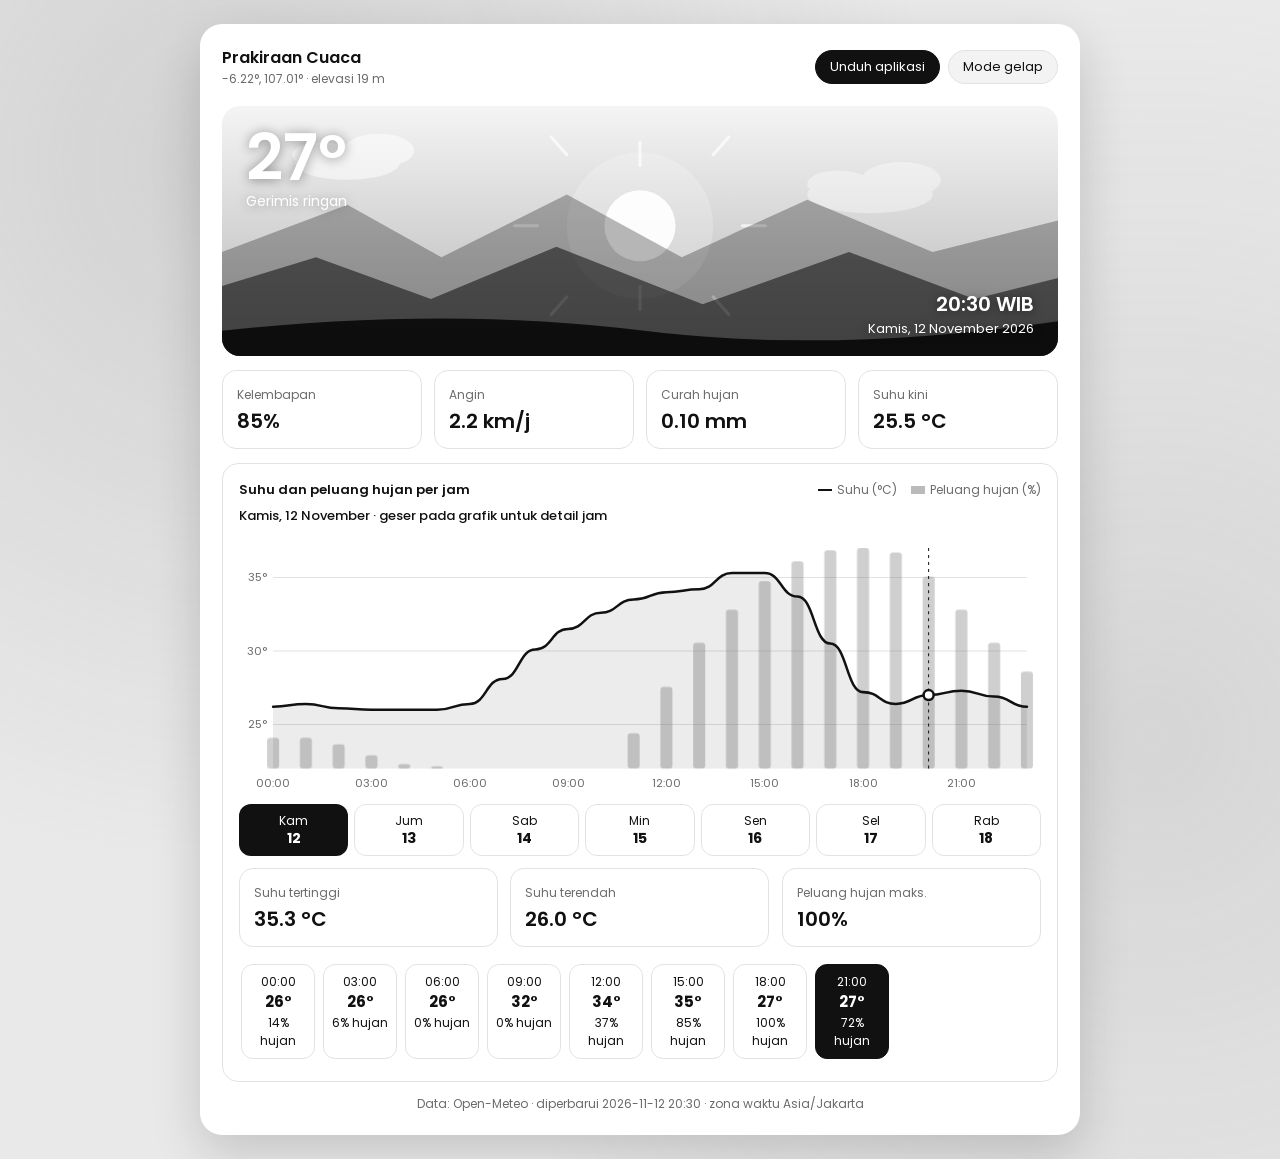
<file: index.html>
<!DOCTYPE html>
<html lang="id">
<head>
<meta charset="utf-8">
<meta name="viewport" content="width=device-width, initial-scale=1, viewport-fit=cover">
<title>Cuaca · Open-Meteo</title>
<link rel="preconnect" href="https://fonts.googleapis.com">
<link rel="preconnect" href="https://fonts.gstatic.com" crossorigin>
<link href="https://fonts.googleapis.com/css2?family=Poppins:wght@400;500;600&display=swap" rel="stylesheet">
<meta name="theme-color" content="#ffffff" media="(prefers-color-scheme: light)">
<meta name="theme-color" content="#050505" media="(prefers-color-scheme: dark)">
<meta name="description" content="Prakiraan cuaca per jam dari Open-Meteo">
<link rel="manifest" href="manifest.json">
<link rel="icon" type="image/png" sizes="32x32" href="icons/favicon-32.png">
<link rel="apple-touch-icon" href="icons/apple-touch-icon.png">
<meta name="mobile-web-app-capable" content="yes">
<meta name="apple-mobile-web-app-capable" content="yes">
<meta name="apple-mobile-web-app-title" content="Cuaca">
<meta name="apple-mobile-web-app-status-bar-style" content="black-translucent">
<link rel="stylesheet" href="style.css">
</head>
<body>
<main class="app">
  <header class="reveal" style="--d:0s">
    <h1>Prakiraan Cuaca<small id="loc"></small></h1>
    <div class="acts"><button id="install" hidden>Unduh aplikasi</button><button id="theme" aria-label="Ganti tema">Mode gelap</button></div>
  </header>

  <section class="hero reveal" style="--d:.1s" id="hero" aria-label="Cuaca saat ini">
    <svg class="sky" viewBox="0 0 800 250" preserveAspectRatio="xMidYMid slice" aria-hidden="true">
      <g class="sun"><g class="rays">
        <line x1="400" y1="40" x2="400" y2="62"/><line x1="400" y1="178" x2="400" y2="200"/>
        <line x1="280" y1="120" x2="302" y2="120"/><line x1="498" y1="120" x2="520" y2="120"/>
        <line x1="315" y1="35" x2="330" y2="52"/><line x1="485" y1="35" x2="470" y2="52"/>
        <line x1="315" y1="205" x2="330" y2="188"/><line x1="485" y1="205" x2="470" y2="188"/>
      </g><circle class="halo" cx="400" cy="120" r="70"/><circle cx="400" cy="120" r="34" fill="#fff" opacity=".92"/></g>
      <g class="cloud c1"><ellipse cx="120" cy="60" rx="50" ry="16"/><ellipse cx="150" cy="48" rx="34" ry="16"/><ellipse cx="95" cy="52" rx="28" ry="12"/></g>
      <g class="cloud c2"><ellipse cx="620" cy="90" rx="60" ry="18"/><ellipse cx="650" cy="76" rx="38" ry="17"/><ellipse cx="590" cy="80" rx="30" ry="13"/></g>
      <path class="m m1" d="M-40 160 L120 100 L210 150 L330 90 L440 150 L560 95 L680 145 L840 105 V250 H-40Z"/>
      <path class="m m2" d="M-40 190 L90 150 L200 190 L320 140 L460 195 L600 145 L720 190 L840 160 V250 H-40Z"/>
      <path class="m m3" d="M-40 225 Q200 195 400 220 T840 205 V250 H-40Z"/>
    </svg>
    <div class="rain" id="rain" aria-hidden="true"></div>
    <div class="t"><b id="temp">0°</b><span id="cond"></span></div>
    <div class="r"><b id="clock"></b><span id="dateTxt"></span></div>
  </section>

  <section class="stats" id="stats"></section>

  <section class="chartbox reveal" style="--d:.5s">
    <div class="ch-h"><h2>Suhu dan peluang hujan per jam</h2>
      <div class="leg"><span><i></i>Suhu (°C)</span><span><i class="bar"></i>Peluang hujan (%)</span></div></div>
    <div class="tip" id="tip"></div>
    <svg id="chart" viewBox="0 0 800 260" role="img" aria-label="Grafik suhu dan peluang hujan"></svg>
    <div class="days" id="days"></div>
    <div class="sum" id="sum"></div>
    <div class="hrs" id="hrs"></div>
  </section>
  <footer class="reveal" style="--d:.7s">Data: Open-Meteo · diperbarui <span id="upd"></span> · zona waktu Asia/Jakarta</footer>
</main>
<div class="toast" id="toast" role="status"></div>
<dialog id="guide" aria-labelledby="gt">
  <h2 id="gt"></h2>
  <ol id="gs"></ol>
  <button id="gx" type="button">Mengerti</button>
</dialog>
<script src="script.js"></script>
</body>
</html>
</file>
<file: style.css>
:root{--bg:#e9e9e9;--card:#fff;--ink:#111;--mute:#6b6b6b;--line:#e2e2e2;--soft:#f3f3f3;--acc:#111;--onacc:#fff;--hero1:#f4f4f4;--hero2:#b5b5b5;--hero3:#777;color-scheme:light}
@media (prefers-color-scheme:dark){:root:not([data-theme="light"]){--bg:#050505;--card:#141414;--ink:#f2f2f2;--mute:#9a9a9a;--line:#2a2a2a;--soft:#1e1e1e;--acc:#f2f2f2;--onacc:#111;--hero1:#2a2a2a;--hero2:#454545;--hero3:#888;color-scheme:dark}}
:root[data-theme="dark"]{--bg:#050505;--card:#141414;--ink:#f2f2f2;--mute:#9a9a9a;--line:#2a2a2a;--soft:#1e1e1e;--acc:#f2f2f2;--onacc:#111;--hero1:#2a2a2a;--hero2:#454545;--hero3:#888;color-scheme:dark}
*{box-sizing:border-box}
body{margin:0;background:var(--bg);color:var(--ink);font:15px/1.5 "Poppins","Segoe UI",system-ui,sans-serif;min-height:100vh;display:grid;place-items:center;padding:24px 14px;transition:background .5s,color .5s;overflow-x:hidden}
body::before{content:"";position:fixed;inset:-30%;background:radial-gradient(circle at 30% 30%,rgba(128,128,128,.22),transparent 40%),radial-gradient(circle at 75% 70%,rgba(128,128,128,.18),transparent 40%);animation:drift 18s ease-in-out infinite alternate;pointer-events:none}
@keyframes drift{to{transform:translate(6%,4%) rotate(8deg)}}
.app{position:relative;width:100%;max-width:880px;background:var(--card);border-radius:22px;padding:22px;box-shadow:0 18px 50px rgba(0,0,0,.16);transition:background .5s}
.reveal{opacity:0;animation:up .7s cubic-bezier(.2,.8,.2,1) var(--d,0s) forwards}
@keyframes up{from{opacity:0;transform:translateY(26px) scale(.98)}to{opacity:1;transform:none}}
header{display:flex;align-items:center;justify-content:space-between;gap:12px;margin-bottom:18px}
h1{font-size:16px;margin:0;font-weight:600}
h1 small{display:block;color:var(--mute);font-size:12px;font-weight:400}
button{font:inherit;color:inherit;cursor:pointer}
button:focus-visible{outline:2px solid var(--ink);outline-offset:2px}
#theme{border:1px solid var(--line);background:var(--soft);border-radius:999px;padding:6px 14px;font-size:13px;transition:transform .25s,background .3s}
#theme:hover{transform:scale(1.08) rotate(-3deg)}
#theme:active{transform:scale(.94)}

.hero{position:relative;border-radius:18px;overflow:hidden;height:250px;background:linear-gradient(180deg,var(--hero1),var(--hero2));color:#fff;--px:0;--py:0}
.sky{position:absolute;inset:0;width:100%;height:100%}
.sun{transform-origin:400px 120px;animation:bob 6s ease-in-out infinite}
@keyframes bob{50%{transform:translateY(-8px)}}
.rays line{stroke:#fff;stroke-width:3;stroke-linecap:round;opacity:.7}
.rays{transform-origin:400px 120px;animation:spin 30s linear infinite}
@keyframes spin{to{transform:rotate(360deg)}}
.halo{fill:#fff;opacity:.2;transform-origin:400px 120px;animation:pulse 3.2s ease-in-out infinite}
@keyframes pulse{50%{transform:scale(1.25);opacity:.06}}
.cloud{fill:#fff;opacity:.55;animation:float 28s linear infinite}
.c2{opacity:.4;animation-duration:40s;animation-direction:reverse}
@keyframes float{from{transform:translateX(-80px)}50%{transform:translateX(120px)}to{transform:translateX(-80px)}}
.m{transition:transform .25s ease-out}
.m1{fill:#000;opacity:.28;transform:translate(calc(var(--px)*6px),calc(var(--py)*3px))}
.m2{fill:#000;opacity:.5;transform:translate(calc(var(--px)*14px),calc(var(--py)*6px))}
.m3{fill:#000;opacity:.8;transform:translate(calc(var(--px)*26px),calc(var(--py)*10px))}
.rain{position:absolute;inset:0;pointer-events:none}
.rain i{position:absolute;top:-20px;width:1.5px;height:16px;background:linear-gradient(transparent,rgba(255,255,255,.85));animation:fall linear infinite}
@keyframes fall{to{transform:translateY(290px)}}
.t{position:absolute;left:24px;top:20px;text-shadow:0 1px 12px rgba(0,0,0,.4)}
.t b{display:block;font-size:64px;font-weight:600;line-height:1}
.t span{font-size:14px;display:inline-block;animation:fade 1s .9s both}
.r{position:absolute;right:24px;bottom:18px;text-align:right;text-shadow:0 1px 10px rgba(0,0,0,.5);font-size:13px}
.r b{display:block;font-size:20px;font-weight:600}
@keyframes fade{from{opacity:0;transform:translateX(-10px)}}

.stats{display:grid;grid-template-columns:repeat(4,1fr);gap:12px;margin:14px 0}
.stat{border:1px solid var(--line);border-radius:14px;padding:12px 14px;transition:transform .3s,box-shadow .3s,border-color .3s;opacity:0;animation:up .6s cubic-bezier(.2,.8,.2,1) forwards}
.stat:hover{transform:translateY(-5px);box-shadow:0 10px 24px rgba(0,0,0,.14);border-color:var(--ink)}
.stat small{color:var(--mute);font-size:12px}
.stat b{display:block;font-size:20px;font-weight:600}

.chartbox{border:1px solid var(--line);border-radius:16px;padding:16px}
.ch-h{display:flex;justify-content:space-between;align-items:center;flex-wrap:wrap;gap:8px;margin-bottom:6px}
.ch-h h2{font-size:13px;margin:0;font-weight:600}
.leg{display:flex;gap:14px;font-size:12px;color:var(--mute)}
.leg i{display:inline-block;width:14px;border-top:2px solid var(--ink);vertical-align:middle;margin-right:5px}
.leg i.bar{height:8px;border:0;background:var(--hero3);opacity:.5}
#chart{width:100%;height:auto;display:block;touch-action:none}
.tip{min-height:22px;font-size:13px;font-weight:500;margin:2px 0 6px}
.line{stroke-dasharray:1;stroke-dashoffset:1;animation:draw 1.6s ease-out .1s forwards}
@keyframes draw{to{stroke-dashoffset:0}}
.area{opacity:0;animation:fade2 1s 1.1s forwards}
@keyframes fade2{to{opacity:.08}}
.bar-r{transform-box:fill-box;transform-origin:bottom;transform:scaleY(0);animation:grow .7s cubic-bezier(.3,1.4,.5,1) forwards;transition:opacity .2s}
.bar-r:hover{opacity:.8!important}
@keyframes grow{to{transform:scaleY(1)}}
.nowdot{animation:ping 1.6s ease-out infinite;transform-box:fill-box;transform-origin:center}
@keyframes ping{0%{transform:scale(1)}70%,100%{transform:scale(2.6);opacity:0}}
.days{position:relative;display:grid;grid-template-columns:repeat(7,1fr);gap:6px;margin-top:10px}
.day{border:1px solid var(--line);background:transparent;border-radius:12px;padding:8px 2px;font-size:12px;line-height:1.3;text-align:center;transition:transform .25s,color .3s,border-color .3s;position:relative;z-index:1}
.day b{display:block;font-size:14px}
.day:hover{transform:translateY(-3px)}
.day[aria-pressed="true"]{color:var(--onacc);border-color:transparent}
.sum{display:grid;grid-template-columns:repeat(3,1fr);gap:12px;margin-top:12px}
.hrs{display:flex;gap:8px;overflow-x:auto;margin-top:12px;padding:6px 2px 6px}
.hr{flex:0 0 74px;border:1px solid var(--line);border-radius:12px;padding:8px;text-align:center;font-size:12px;opacity:0;animation:pop .5s cubic-bezier(.3,1.5,.5,1) forwards;transition:transform .25s}
.hr:hover{transform:translateY(-4px)}
.hr b{display:block;font-size:15px}
.hr.now{background:var(--acc);color:var(--onacc);border-color:var(--acc);animation:pop .5s forwards,glow 2s 1s infinite}
@keyframes pop{from{opacity:0;transform:scale(.6) translateY(12px)}to{opacity:1;transform:none}}
@keyframes glow{50%{box-shadow:0 0 0 6px rgba(128,128,128,.25)}}
footer{margin-top:14px;text-align:center;color:var(--mute);font-size:12px}
@media(max-width:620px){.stats{grid-template-columns:repeat(2,1fr)}.sum{grid-template-columns:1fr}.t b{font-size:50px}.app{padding:14px}.hero{height:220px}}
@media (prefers-reduced-motion:reduce){*,*::before,*::after{animation-duration:.01s!important;animation-iteration-count:1!important;animation-delay:0s!important;transition:none!important}}

/* ===== Transisi ===== */
.pill{position:absolute;left:0;top:0;height:100%;border-radius:12px;background:var(--acc);transition:transform .5s cubic-bezier(.3,1.35,.5,1),width .3s,background .5s;z-index:0}
.swap-out{animation:swOut .22s ease-in forwards}
.swap-in{animation:swIn .45s cubic-bezier(.2,.8,.2,1)}
@keyframes swOut{to{opacity:0;transform:translateX(calc(var(--dir,1)*-30px));filter:blur(4px)}}
@keyframes swIn{from{opacity:0;transform:translateX(calc(var(--dir,1)*30px));filter:blur(4px)}}
.hero,.stat,.chartbox,.hr,.day,.pill{transition-property:transform,box-shadow,border-color,background,color,width;transition-duration:.4s}
::view-transition-old(root),::view-transition-new(root){animation:none;mix-blend-mode:normal}
::view-transition-new(root){animation:reveal .9s cubic-bezier(.6,0,.2,1)}
@keyframes reveal{from{clip-path:circle(0 at var(--tx,50%) var(--ty,0))}to{clip-path:circle(150vmax at var(--tx,50%) var(--ty,0))}}

/* ===== PWA ===== */
[hidden]{display:none!important}
.acts{display:flex;gap:8px;flex-wrap:wrap;justify-content:flex-end}
#install{border:1px solid var(--ink);background:var(--acc);color:var(--onacc);border-radius:999px;padding:6px 14px;font-size:13px;transition:transform .25s;animation:pop .6s cubic-bezier(.3,1.5,.5,1)}
#install:hover{transform:scale(1.08)}
.toast{position:fixed;left:50%;bottom:calc(20px + env(safe-area-inset-bottom,0px));transform:translate(-50%,30px);opacity:0;background:var(--acc);color:var(--onacc);padding:10px 18px;border-radius:999px;font-size:13px;max-width:90vw;text-align:center;pointer-events:none;transition:transform .4s cubic-bezier(.3,1.4,.5,1),opacity .3s;z-index:20}
.toast.show{transform:translate(-50%,0);opacity:1}
body{padding-top:calc(24px + env(safe-area-inset-top,0px));padding-bottom:calc(24px + env(safe-area-inset-bottom,0px))}
@media all and (display-mode:standalone){body{user-select:none;-webkit-user-select:none}}

dialog#guide{border:1px solid var(--line);border-radius:18px;background:var(--card);color:var(--ink);padding:20px 22px;max-width:min(92vw,380px);box-shadow:0 18px 50px rgba(0,0,0,.35)}
dialog#guide::backdrop{background:rgba(0,0,0,.5)}
dialog#guide h2{margin:0 0 10px;font-size:16px}
dialog#guide ol{margin:0 0 16px;padding-left:20px;color:var(--mute);font-size:14px}
dialog#guide li{margin-bottom:6px}
#gx{width:100%;border:1px solid var(--ink);background:var(--acc);color:var(--onacc);border-radius:999px;padding:8px 14px}
</file>
